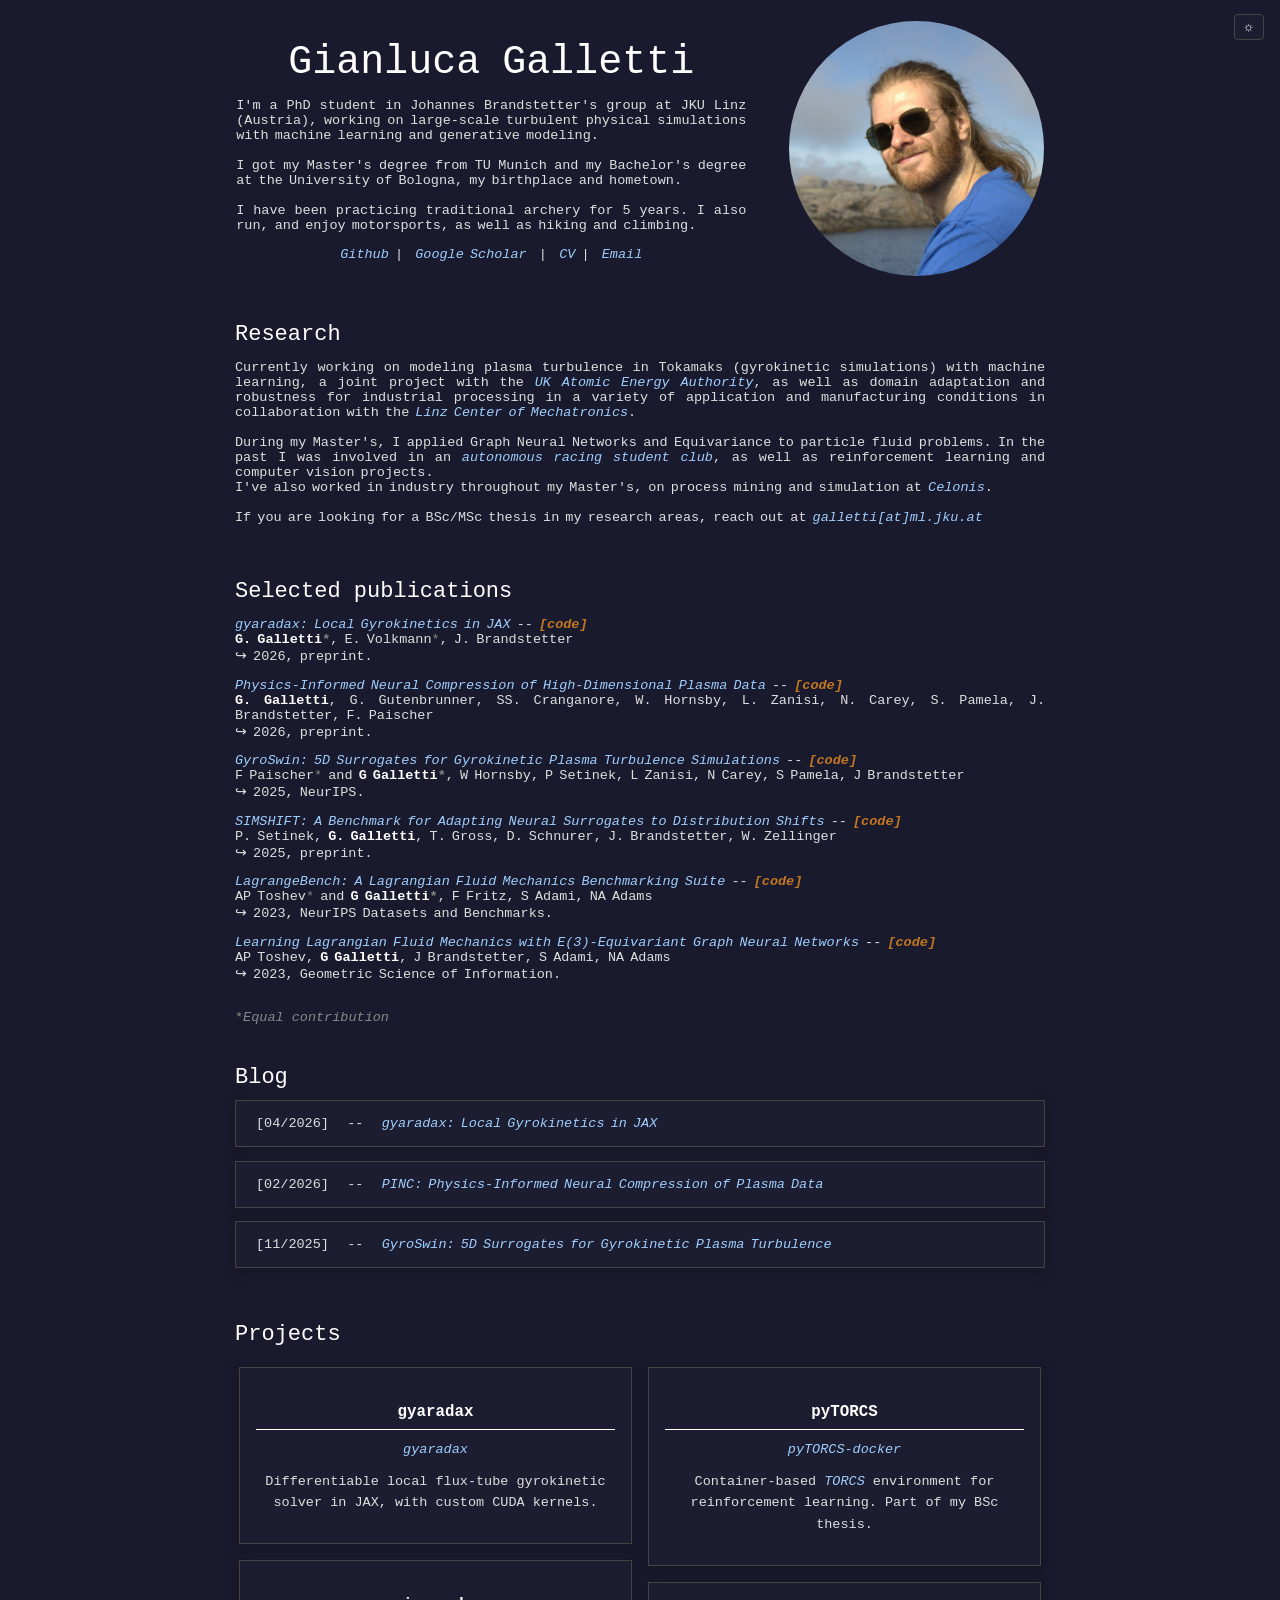
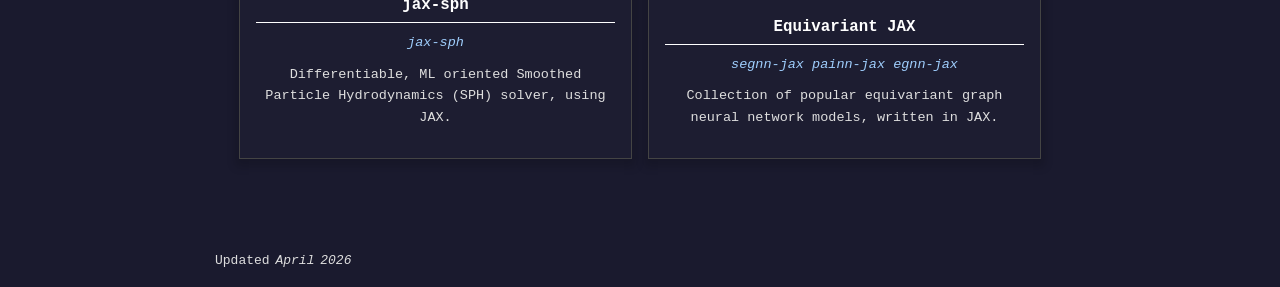
<file: index.html>
<!DOCTYPE HTML>
<html lang="en" data-theme="dark">
<head>
  <meta charset="UTF-8">
  <title>Gianluca Galletti</title>
  <link rel="stylesheet" type="text/css" href="stylesheet.css">
  <link rel="icon" type="image/png" href="images/triceracop_icon.jpg">
  <meta name="author" content="Gianluca Galletti">
  <meta name="viewport" content="width=device-width, initial-scale=1.0, maximum-scale=1.0, user-scalable=no">
  <script async defer src="https://buttons.github.io/buttons.js"></script>
</head>

<body>
  <button class="theme-toggle" onclick="toggleTheme()" title="Toggle light/dark mode">
    <span id="theme-icon">&#9788;</span>
  </button>

  <table style="width:100%;max-width:850px;border:0px;border-spacing:0px;border-collapse:separate;margin-right:auto;margin-left:auto;"><tbody>
    <tr style="padding:0px">
      <td style="padding:0px">

        <!-- bio -->
        <table style="width:100%;border:0px;border-spacing:0px;border-collapse:separate;margin-right:auto;margin-left:auto;"><tbody>
          <tr style="padding:0px">
            <td class="main">
              <p class="name">
                <name>Gianluca Galletti</name>
              </p>
              <span class="pfpmobile">
                <img style="width:100%;max-width:100%;border-radius:50%;" alt="profile photo" src="images/profile.jpg">
              </span>
              <p class="bio">
                I'm a PhD student in Johannes Brandstetter's group at JKU Linz (Austria), working on
                large-scale turbulent physical simulations with machine learning and generative modeling.
                <br><br>
                I got my Master's degree from TU Munich and my Bachelor's degree at the
                University of Bologna, my birthplace and hometown.
                <br><br>
                I have been practicing traditional archery for 5 years. I also run,
                and enjoy motorsports, as well as hiking and climbing.
              </p>
              <p class="refs">
                <a href="https://github.com/gerkone/">Github</a>&nbsp|&nbsp
                <a href="https://scholar.google.com/citations?user=EwdSrbsAAAAJ&hl=en">Google Scholar</a> &nbsp|&nbsp
                <a href="assets/galletti_CV.pdf">CV</a>&nbsp|&nbsp
                <a href="mailto:ggalletti@tutanota.com">Email</a>
              </p>
            </td>
            <td class="pfp">
              <img style="width:100%;max-width:100%;border-radius:50%;" alt="profile photo" src="images/profile.jpg" onmouseover="this.src='images/profile_alt.jpg';" onmouseout="this.src='images/profile.jpg';">
            </td>
          </tr>
        </tbody></table>

        <!-- research -->
        <table style="width:100%;border:0px;border-spacing:0px;border-collapse:separate;margin-right:auto;margin-left:auto;"><tbody>
            <tr>
            <td style="padding:20px;width:100%;vertical-align:middle">
              <heading>Research</heading>
              <p class="bio">
              Currently working on modeling plasma turbulence in Tokamaks (gyrokinetic simulations) with machine learning,
              a joint project with the <a href="https://ccfe.ukaea.uk/">UK Atomic Energy Authority</a>,
              as well as domain adaptation and robustness for industrial processing in a variety of application and manufacturing conditions
              in collaboration with the <a href="https://www.lcm.at/">Linz Center of Mechatronics</a>.
              <br><br>
              During my Master's, I applied Graph Neural Networks and Equivariance to particle fluid problems.
              In the past I was involved in an <a href="https://motorsport.unibo.it/">autonomous racing student club</a>, as well as
              reinforcement learning and computer vision projects.<br>
              I've also worked in industry throughout my Master's, on process mining and simulation at <a href="https://celonis.com">Celonis</a>.
              <br><br>
              If you are looking for a BSc/MSc thesis in my research areas, reach out at <a href="mailto:galletti@ml.jku.at"><code>galletti[at]ml.jku.at</code></a>
              </p>
            </td>
          </tr>
        </tbody></table>

        <!-- papers -->
        <table style="width:100%;border:0px;border-spacing:0px;border-collapse:separate;margin-right:auto;margin-left:auto;">
          <tbody>
            <tr>
              <td style="padding:20px;width:100%;vertical-align:middle">
                <heading>Selected publications</heading>

                <p>
                  <a href=https://arxiv.org/abs/2604.06085> gyaradax: Local Gyrokinetics in JAX </a> -- <a href=https://github.com/gerkone/gyaradax class="code-button">[code]</a> <br>
                  <b class="my-name">G. Galletti<span class="equal-contribution">*</span></b>, E. Volkmann<span class="equal-contribution">*</span>, J. Brandstetter <br>
                  <span>&#8618;</span> 2026, preprint.
                </p>

                <p>
                  <a href=https://arxiv.org/abs/2602.04758> Physics-Informed Neural Compression of High-Dimensional Plasma Data </a> -- <a href=https://github.com/ml-jku/neural-gyrokinetics class="code-button">[code]</a> <br>
                  <b class="my-name">G. Galletti</b>, G. Gutenbrunner, SS. Cranganore, W. Hornsby, L. Zanisi, N. Carey, S. Pamela, J. Brandstetter, F. Paischer <br>
                  <span>&#8618;</span> 2026, preprint.
                </p>

                <p>
                  <a href=https://arxiv.org/abs/2510.07314> GyroSwin: 5D Surrogates for Gyrokinetic Plasma Turbulence Simulations </a> -- <a href=https://github.com/ml-jku/neural-gyrokinetics class="code-button">[code]</a> <br>
                  F Paischer<span class="equal-contribution">*</span> and <b class="my-name">G Galletti<span class="equal-contribution">*</span></b>, W Hornsby, P Setinek, L Zanisi, N Carey, S Pamela, J Brandstetter <br>
                  <span>&#8618;</span> 2025, NeurIPS.
                </p>

                <p>
                  <a href=https://arxiv.org/abs/2506.12007> SIMSHIFT: A Benchmark for Adapting Neural Surrogates to Distribution Shifts </a> -- <a href=https://github.com/psetinek/simshift class="code-button">[code]</a> <br>
                  P. Setinek, <b class="my-name">G. Galletti</b>, T. Gross, D. Schnurer, J. Brandstetter, W. Zellinger <br>
                  <span>&#8618;</span> 2025, preprint.
                </p>

                <p>
                  <a href=https://arxiv.org/abs/2309.16342>LagrangeBench: A Lagrangian Fluid Mechanics Benchmarking Suite</a> -- <a href=https://github.com/tumaer/lagrangebench class="code-button">[code] </a> <br>
                  AP Toshev<span class="equal-contribution">*</span> and <b class="my-name">G Galletti<span class="equal-contribution">*</span></b>, F Fritz, S Adami, NA Adams <br>
                  <span>&#8618;</span> 2023, NeurIPS Datasets and Benchmarks.
                </p>

                <p>
                  <a href=https://arxiv.org/abs/2305.15603>Learning Lagrangian Fluid Mechanics with E(3)-Equivariant Graph Neural Networks</a> -- <a href=https://github.com/tumaer/sph-hae class="code-button">[code]</a> <br>
                  AP Toshev, <b class="my-name">G Galletti</b>, J Brandstetter, S Adami, NA Adams <br>
                  <span>&#8618;</span> 2023, Geometric Science of Information.
                </p>

                <br>
                <span class="equal-contribution">*<i>Equal contribution</i></span>
              </td>
            </tr>
          </tbody>
        </table>

        <!-- blog -->
        <table style="width:100%;border:0px;border-spacing:0px;border-collapse:separate;margin-right:auto;margin-left:auto;">
          <tbody>
            <tr>
              <td style="padding:20px;width:100%;vertical-align:middle">
                <heading>Blog</heading>
                <p class="blog-card">
                  [04/2026] &nbsp; -- &nbsp;
                  <a href="blog/gyaradax.html">gyaradax: Local Gyrokinetics in JAX</a>
                </p>
                <p class="blog-card">
                  [02/2026] &nbsp; -- &nbsp;
                  <a href="https://ml-jku.github.io/blog/2026/pinc/">PINC: Physics-Informed Neural Compression of Plasma Data</a>
                </p>
                <p class="blog-card">
                  [11/2025] &nbsp; -- &nbsp;
                  <a href="https://ml-jku.github.io/blog/2025/gyroswin/">GyroSwin: 5D Surrogates for Gyrokinetic Plasma Turbulence</a>
                </p>
              </td>
            </tr>
          </tbody>
        </table>

        <!-- projects -->
        <table style="width:100%;border:0px;border-spacing:0px;border-collapse:separate;margin-right:auto;margin-left:auto;">
          <tbody>
            <tr>
              <td style="padding:20px;width:100%;vertical-align:middle">
                <heading>Projects</heading>
                <span style="display:block; margin-top:-25px;"></span>
                <p>
                  <div class="row">
                    <div class="column">
                      <div class="card">
                        <h3 class="cardtitle">gyaradax</h3>
                        <a class="github-button" href="https://github.com/gerkone/gyaradax" data-show-count="true" aria-label="Star gyaradax on GitHub"><code>gyaradax</code></a><br>
                        <p>
                          Differentiable local flux-tube gyrokinetic solver in JAX, with custom CUDA kernels.
                        </p>
                      </div>

                      <div class="card">
                        <h3 class="cardtitle">jax-sph</h3>
                        <a class="github-button" href="https://github.com/tumaer/jax-sph" data-show-count="true" aria-label="Star lagrangebench on GitHub"><code>jax-sph</code></a><br>
                        <p>
                          Differentiable, ML oriented Smoothed Particle Hydrodynamics (SPH) solver, using JAX.
                        </p>
                      </div>
                    </div>
                    <div class="column">
                      <div class="card">
                        <h3 class="cardtitle">pyTORCS</h3>
                        <a class="github-button" href="https://github.com/gerkone/pytorcs-docker" data-show-count="true" aria-label="Star gerkone/pyTORCS-docker on GitHub"><code>pyTORCS-docker</code></a><br>
                        <p>
                          Container-based <a href="https://en.wikipedia.org/wiki/TORCS">TORCS</a> environment for reinforcement learning. Part of my BSc thesis.
                        </p>
                      </div>

                      <div class="card">
                        <h3 class="cardtitle"> Equivariant JAX</h3>
                        <a class="github-button" href="https://github.com/gerkone/segnn-jax" data-show-count="true" aria-label="Star gerkone/segnn-jax on GitHub"><code>segnn-jax</code></a>
                        <a class="github-button" href="https://github.com/gerkone/painn-jax" data-show-count="true" aria-label="Star gerkone/painn-jax on GitHub"><code>painn-jax</code></a>
                        <a class="github-button" href="https://github.com/gerkone/egnn-jax" data-show-count="true" aria-label="Star gerkone/egnn-jax on GitHub"><code>egnn-jax</code></a><br>
                        <p>Collection of popular equivariant graph neural network models, written in JAX.
                        </p>
                      </div>
                    </div>
                  </div>
                </p>
              </td>
            </tr>
          </tbody>
        </table>

        <!-- footer -->
        <table style="width:100%;border:0px;border-spacing:0px;border-collapse:separate;margin-right:auto;margin-left:auto;"><tbody>
          <tr>
            <td style="padding:0px">
                <br>
                <p style="text-align:left;font-size:small;">
                  Updated <i>April 2026</i>
                </p>
            </td>
            <td style="padding:0px">
              <br>
            </td>
          </tr>
        </tbody></table>
      </td>
    </tr>
  </table>

  <!-- theme toggle -->
  <script>
  function toggleTheme() {
    var html = document.documentElement;
    var current = html.getAttribute('data-theme');
    var next = current === 'dark' ? 'light' : 'dark';
    html.setAttribute('data-theme', next);
    document.getElementById('theme-icon').innerHTML = next === 'dark' ? '&#9788;' : '&#9790;';
    localStorage.setItem('theme', next);
  }
  (function() {
    var saved = localStorage.getItem('theme');
    if (saved) {
      document.documentElement.setAttribute('data-theme', saved);
      document.getElementById('theme-icon').innerHTML = saved === 'dark' ? '&#9788;' : '&#9790;';
    }
  })();
  </script>
</body>
</html>
</file>
<file: stylesheet.css>
/* latin-ext */
@font-face {
  font-family: 'Lato';
  font-style: italic;
  font-weight: 400;
  src: local('Lato Italic'), local('Lato-Italic'), url(https://fonts.gstatic.com/s/lato/v15/S6u8w4BMUTPHjxsAUi-qNiXg7eU0.woff2) format('woff2');
  unicode-range: U+0100-024F, U+0259, U+1E00-1EFF, U+2020, U+20A0-20AB, U+20AD-20CF, U+2113, U+2C60-2C7F, U+A720-A7FF;
}

/* latin */
@font-face {
  font-family: 'Lato';
  font-style: italic;
  font-weight: 400;
  src: local('Lato Italic'), local('Lato-Italic'), url(https://fonts.gstatic.com/s/lato/v15/S6u8w4BMUTPHjxsAXC-qNiXg7Q.woff2) format('woff2');
  unicode-range: U+0000-00FF, U+0131, U+0152-0153, U+02BB-02BC, U+02C6, U+02DA, U+02DC, U+2000-206F, U+2074, U+20AC, U+2122, U+2191, U+2193, U+2212, U+2215, U+FEFF, U+FFFD;
}

/* latin-ext */
@font-face {
  font-family: 'Lato';
  font-style: italic;
  font-weight: 700;
  src: local('Lato Bold Italic'), local('Lato-BoldItalic'), url(https://fonts.gstatic.com/s/lato/v15/S6u_w4BMUTPHjxsI5wq_FQftx9897sxZ.woff2) format('woff2');
  unicode-range: U+0100-024F, U+0259, U+1E00-1EFF, U+2020, U+20A0-20AB, U+20AD-20CF, U+2113, U+2C60-2C7F, U+A720-A7FF;
}

/* latin */
@font-face {
  font-family: 'Lato';
  font-style: italic;
  font-weight: 700;
  src: local('Lato Bold Italic'), local('Lato-BoldItalic'), url(https://fonts.gstatic.com/s/lato/v15/S6u_w4BMUTPHjxsI5wq_Gwftx9897g.woff2) format('woff2');
  unicode-range: U+0000-00FF, U+0131, U+0152-0153, U+02BB-02BC, U+02C6, U+02DA, U+02DC, U+2000-206F, U+2074, U+20AC, U+2122, U+2191, U+2193, U+2212, U+2215, U+FEFF, U+FFFD;
}

/* latin-ext */
@font-face {
  font-family: 'Lato';
  font-style: normal;
  font-weight: 400;
  src: local('Lato Regular'), local('Lato-Regular'), url(https://fonts.gstatic.com/s/lato/v15/S6uyw4BMUTPHjxAwXiWtFCfQ7A.woff2) format('woff2');
  unicode-range: U+0100-024F, U+0259, U+1E00-1EFF, U+2020, U+20A0-20AB, U+20AD-20CF, U+2113, U+2C60-2C7F, U+A720-A7FF;
}

/* latin */
@font-face {
  font-family: 'Lato';
  font-style: normal;
  font-weight: 400;
  src: local('Lato Regular'), local('Lato-Regular'), url(https://fonts.gstatic.com/s/lato/v15/S6uyw4BMUTPHjx4wXiWtFCc.woff2) format('woff2');
  unicode-range: U+0000-00FF, U+0131, U+0152-0153, U+02BB-02BC, U+02C6, U+02DA, U+02DC, U+2000-206F, U+2074, U+20AC, U+2122, U+2191, U+2193, U+2212, U+2215, U+FEFF, U+FFFD;
}

/* latin-ext */
@font-face {
  font-family: 'Lato';
  font-style: normal;
  font-weight: 700;
  src: local('Lato Bold'), local('Lato-Bold'), url(https://fonts.gstatic.com/s/lato/v15/S6u9w4BMUTPHh6UVSwaPGQ3q5d0N7w.woff2) format('woff2');
  unicode-range: U+0100-024F, U+0259, U+1E00-1EFF, U+2020, U+20A0-20AB, U+20AD-20CF, U+2113, U+2C60-2C7F, U+A720-A7FF;
}

/* latin */
@font-face {
  font-family: 'Lato';
  font-style: normal;
  font-weight: 700;
  src: local('Lato Bold'), local('Lato-Bold'), url(https://fonts.gstatic.com/s/lato/v15/S6u9w4BMUTPHh6UVSwiPGQ3q5d0.woff2) format('woff2');
  unicode-range: U+0000-00FF, U+0131, U+0152-0153, U+02BB-02BC, U+02C6, U+02DA, U+02DC, U+2000-206F, U+2074, U+20AC, U+2122, U+2191, U+2193, U+2212, U+2215, U+FEFF, U+FFFD;
}

/* -- theme variables -- */
:root {
  --bg: #1a1a2e;
  --text: #dedede;
  --text-dim: #888;
  --heading: #ffffff;
  --link: #9fcefd;
  --accent: #c27721;
  --card-bg: rgba(30, 30, 50, 0.85);
  --card-hover: rgba(40, 40, 65, 0.9);
  --card-border: #444;
  --name: #ffffff;
}
[data-theme="light"] {
  --bg: #f0efe8;
  --text: #333;
  --text-dim: #666;
  --heading: #111;
  --link: #1a5fa0;
  --accent: #b05a10;
  --card-bg: rgba(255, 255, 255, 0.85);
  --card-hover: rgba(240, 240, 235, 0.95);
  --card-border: #bbb;
  --name: #111;
}

a {
  color: var(--link);
  font-style: italic;
  text-decoration: none;
}

a:focus,
a:hover {
  color: var(--accent);
  text-decoration: none;
}

body,
td,
th,
tr,
a {
  font-family: 'Courier New', Courier, monospace;
  font-size: 13.5px
}

.refs {
  text-align: center
}

.name {
  text-align: center
}

.pfp {
  padding: 2.5%;
  width: 40%;
  max-width: 40%
}

.pfpmobile {
  display: none;
}

.main {
  padding: 2.5%;
  width: 65%;
  vertical-align: middle;
}

body {
  background-color: var(--bg);
  margin: 0;
  position: relative;
  transition: background-color 0.3s;
}

p {
  text-align: justify;
  color: var(--text);
  word-spacing: -2px;
  overflow-wrap: anywhere;
  word-break: normal;
  hyphens: auto;
  -webkit-hyphens: auto;
  -moz-hyphens: auto;
  -ms-hyphens: auto;
}

.my-name {
  color: var(--heading);
}

strong {
  font-family: 'Courier New', Courier, monospace;
  font-size: 14px;
}

heading {
  color: var(--heading);
  font-family: 'Courier New', Courier, monospace;
  font-size: 22px;
}

h1, h2, h3 {
  color: var(--heading);
  font-family: 'Courier New', Courier, monospace;
  border-bottom: 1px solid #ffffff;
  padding-bottom: 4px;
  margin-bottom: 12px;
}

ul {
  color: var(--text);
  font-family: 'Courier New', Courier, monospace;
}

papertitle {
  font-family: 'Courier New', Courier, monospace;
  font-size: 14px;
  font-weight: 700
}

name {
  color: var(--name);
  font-family: 'Courier New', Courier, monospace;
  font-size: 40px;
}

.one {
  width: 160px;
  height: 160px;
  position: relative;
}

.two {
  width: 160px;
  height: 160px;
  position: absolute;
  transition: opacity .2s ease-in-out;
  -moz-transition: opacity .2s ease-in-out;
  -webkit-transition: opacity .2s ease-in-out;
}

.fade {
  transition: opacity .2s ease-in-out;
  -moz-transition: opacity .2s ease-in-out;
  -webkit-transition: opacity .2s ease-in-out;
}

span.highlight {
  background-color: #3b3b3b;
}

.theme-toggle {
  position: fixed; top: 14px; right: 16px; z-index: 100;
  background: var(--card-bg); border: 1px solid var(--card-border);
  color: var(--text); font-family: monospace; font-size: 14px;
  padding: 4px 10px; cursor: pointer; border-radius: 4px;
  transition: color 0.2s, border-color 0.2s;
}
.theme-toggle:hover { color: var(--accent); border-color: var(--accent); }

.equal-contribution {
  color: var(--text-dim);
  vertical-align: text-top;
}

.code-button {
  color: var(--accent);
  font-weight: bold;
  text-decoration: none;

}

.code-button:focus,
.code-button:hover {
  color: var(--link);
  font-style: italic;
  text-decoration: none;
}

* {
  box-sizing: border-box;
}

/* project cards */
.column {
  float: left;
  width: 50%;
  padding: 0 8px;
}

.row {
  margin: 0 -4px;
  padding: 16px 0;
}

.row:after {
  content: "";
  display: table;
  clear: both;
}

.cardtitle {
  color: var(--heading);
  font-style: bold;
  font-family: 'Courier New', Courier, monospace;
  word-spacing: normal;
  overflow-wrap: break-word;
}

/* Style the counter cards */
.card {
  box-shadow: 0 4px 8px 4px rgba(0, 0, 0, 0.15);
  border: 1px solid var(--card-border);
  padding: 16px;
  margin: 16px 0;
  text-align: center;
  background-color: var(--card-bg);
  font-family: 'Courier New', Courier, monospace;
  text-wrap: wrap;
}

.card p,
.card h3 {
  text-align: center !important;
  word-spacing: 0 !important;
  overflow-wrap: break-word;
  line-height: 1.6;
}

/* cursor: pointer; */

.card:hover {
  background-color: var(--card-hover);
  transform: translateY(-2px);
  box-shadow: 0 4px 12px rgba(0, 0, 0, 0.1);
}

/* mobile stuff */

@media screen and (max-width: 600px) {

  .theme-toggle {
    top: 8px; right: 8px; font-size: 12px; padding: 3px 8px;
  }

  .card p {
    text-align: center;
    text-justify: inter-word;
    word-spacing: normal;
    hyphens: auto;
    line-height: 1.6;
  }

  /* Responsive columns */
  .column {
    width: 100%;
    display: block;
    margin-bottom: -16px;
  }

  .row {
    margin-top: -16px;
  }

  /* hide original pfp */
  .pfp {
    display: none;
  }

  .name {
    order: 1;
    display: block;
  }

  .pfpmobile {
    order: 2;
    width: 80%;
    display: block;
    margin: auto;
  }

  p {
    text-align: left;
    word-spacing: normal;
    hyphens: none;
    -webkit-hyphens: none;
    line-height: 1.65;
  }

  .bio {
    order: 3;
    display: block;
  }

  .refs {
    order: 4;
    display: block;
  }

  .intro {
    display: flex;
    flex-flow: column;
  }

  .main {
    width: 100%;
    margin-left: auto;
    margin-right: auto;
  }

  /* scale things up */

  .github-button {
    transform: scale(10.8);
    transform-origin: top left;
  }

  body,
  td,
  th,
  tr,
  a {
    font-size: 16px;
  }

  strong {
    font-size: 17px;
  }

  name {
    font-size: 42px;
  }

  heading {
    font-size: 30px;
  }

  papertitle {
    font-size: 16px;
  }
}

/* blog stuff */
.blog-card {
  background: var(--card-bg);
  border: 1px solid var(--card-border);
  padding: 15px 20px;
  margin-top: 10px;
  box-shadow: 0 4px 8px 4px rgba(0, 0, 0, 0.15);
  transition: transform 0.2s ease, box-shadow 0.2s ease, background-color 0.2s;
  font-family: 'Courier New', Courier, monospace;
}

.blog-card:hover {
  background-color: var(--card-hover);
  transform: translateY(-2px);
  box-shadow: 0 4px 12px rgba(0, 0, 0, 0.1);
}

.blog-card a:hover {
  text-decoration: underline;
}

.note {
  border-left: 4px solid var(--accent);
  background-color: var(--card-bg);
  padding: 12px 16px;
  margin: 1em 0;
  border-radius: 4px;
}

.note::before {
  content: "Note";
  display: block;
  font-weight: bold;
  color: var(--accent);
  margin-bottom: 6px;
}

.scroll-math {
  overflow-x: auto;
  white-space: nowrap;
  -webkit-overflow-scrolling: touch;
  padding: 1em 0;
}

.scroll-math span {
  display: inline-block;
  min-width: max-content;
}

.blog-icon {
  height: 16px;
  vertical-align: middle;
  margin-right: -2px;
}
</file>
